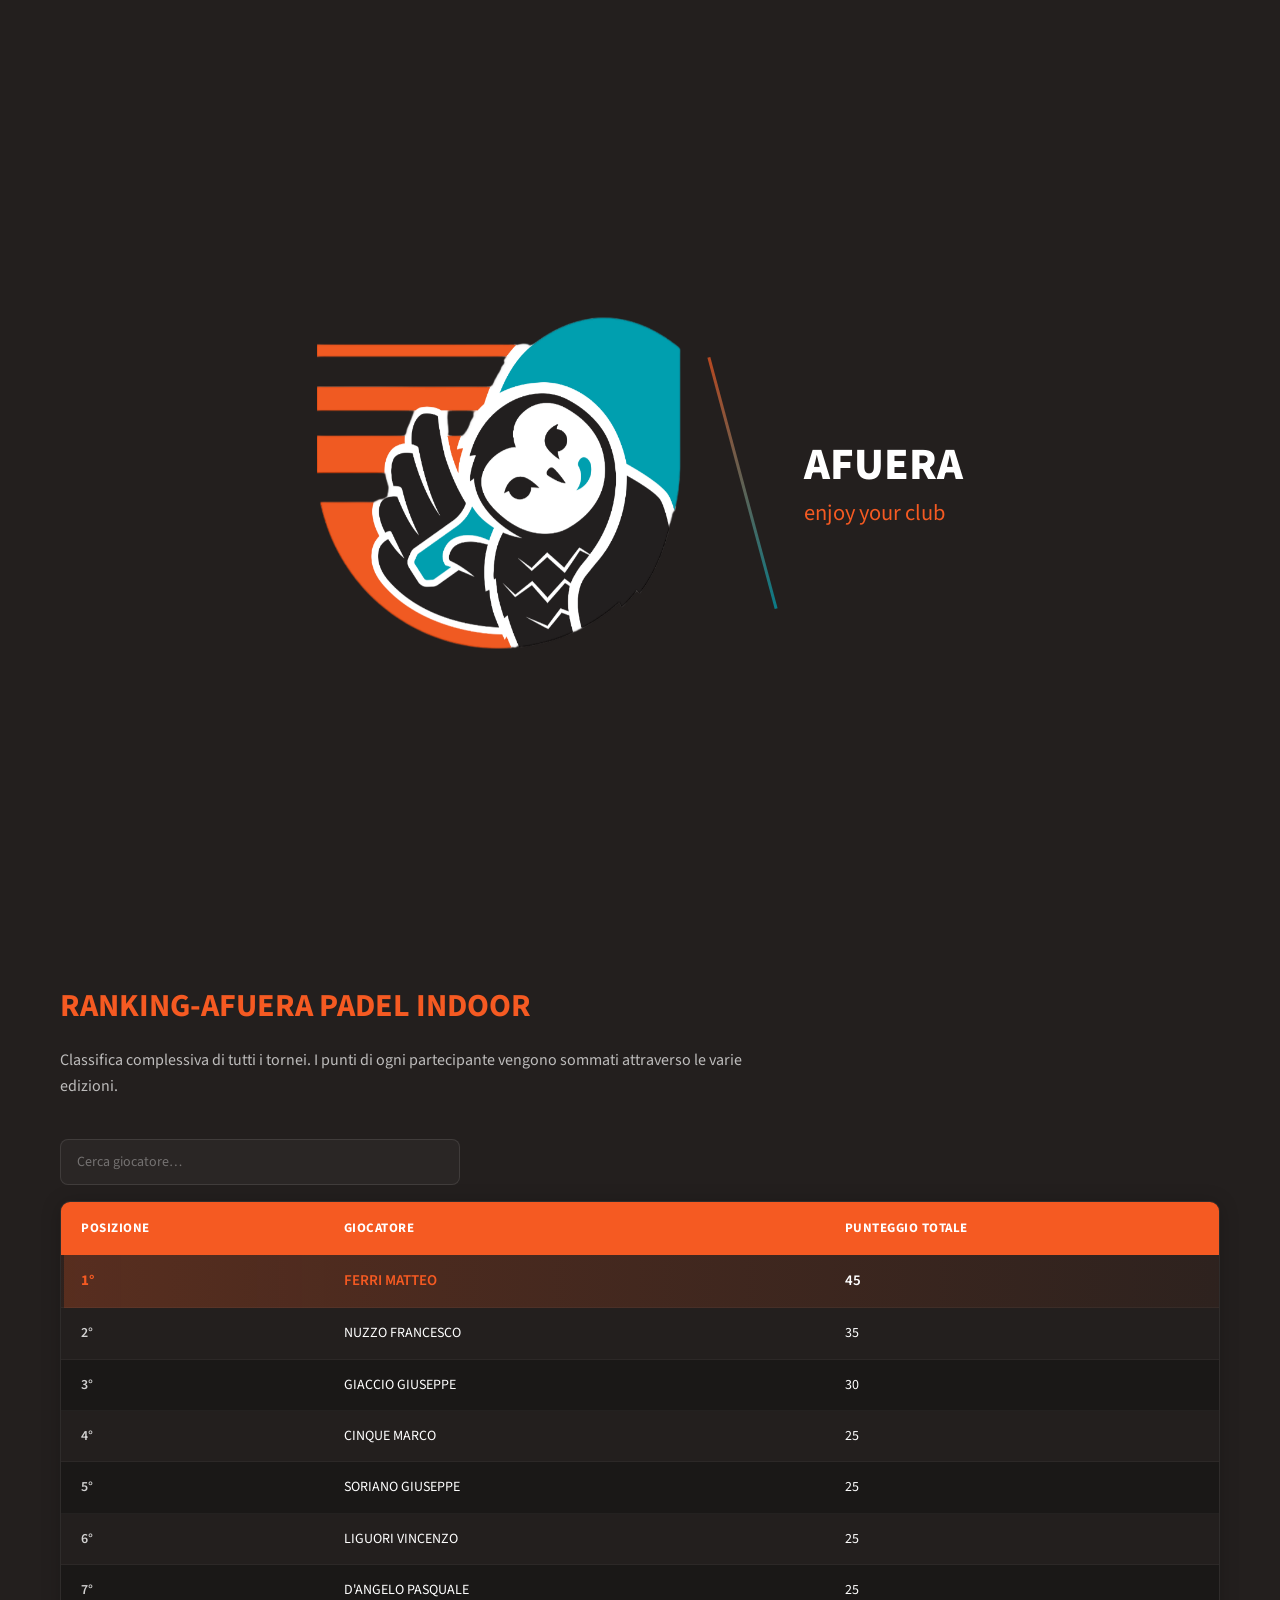
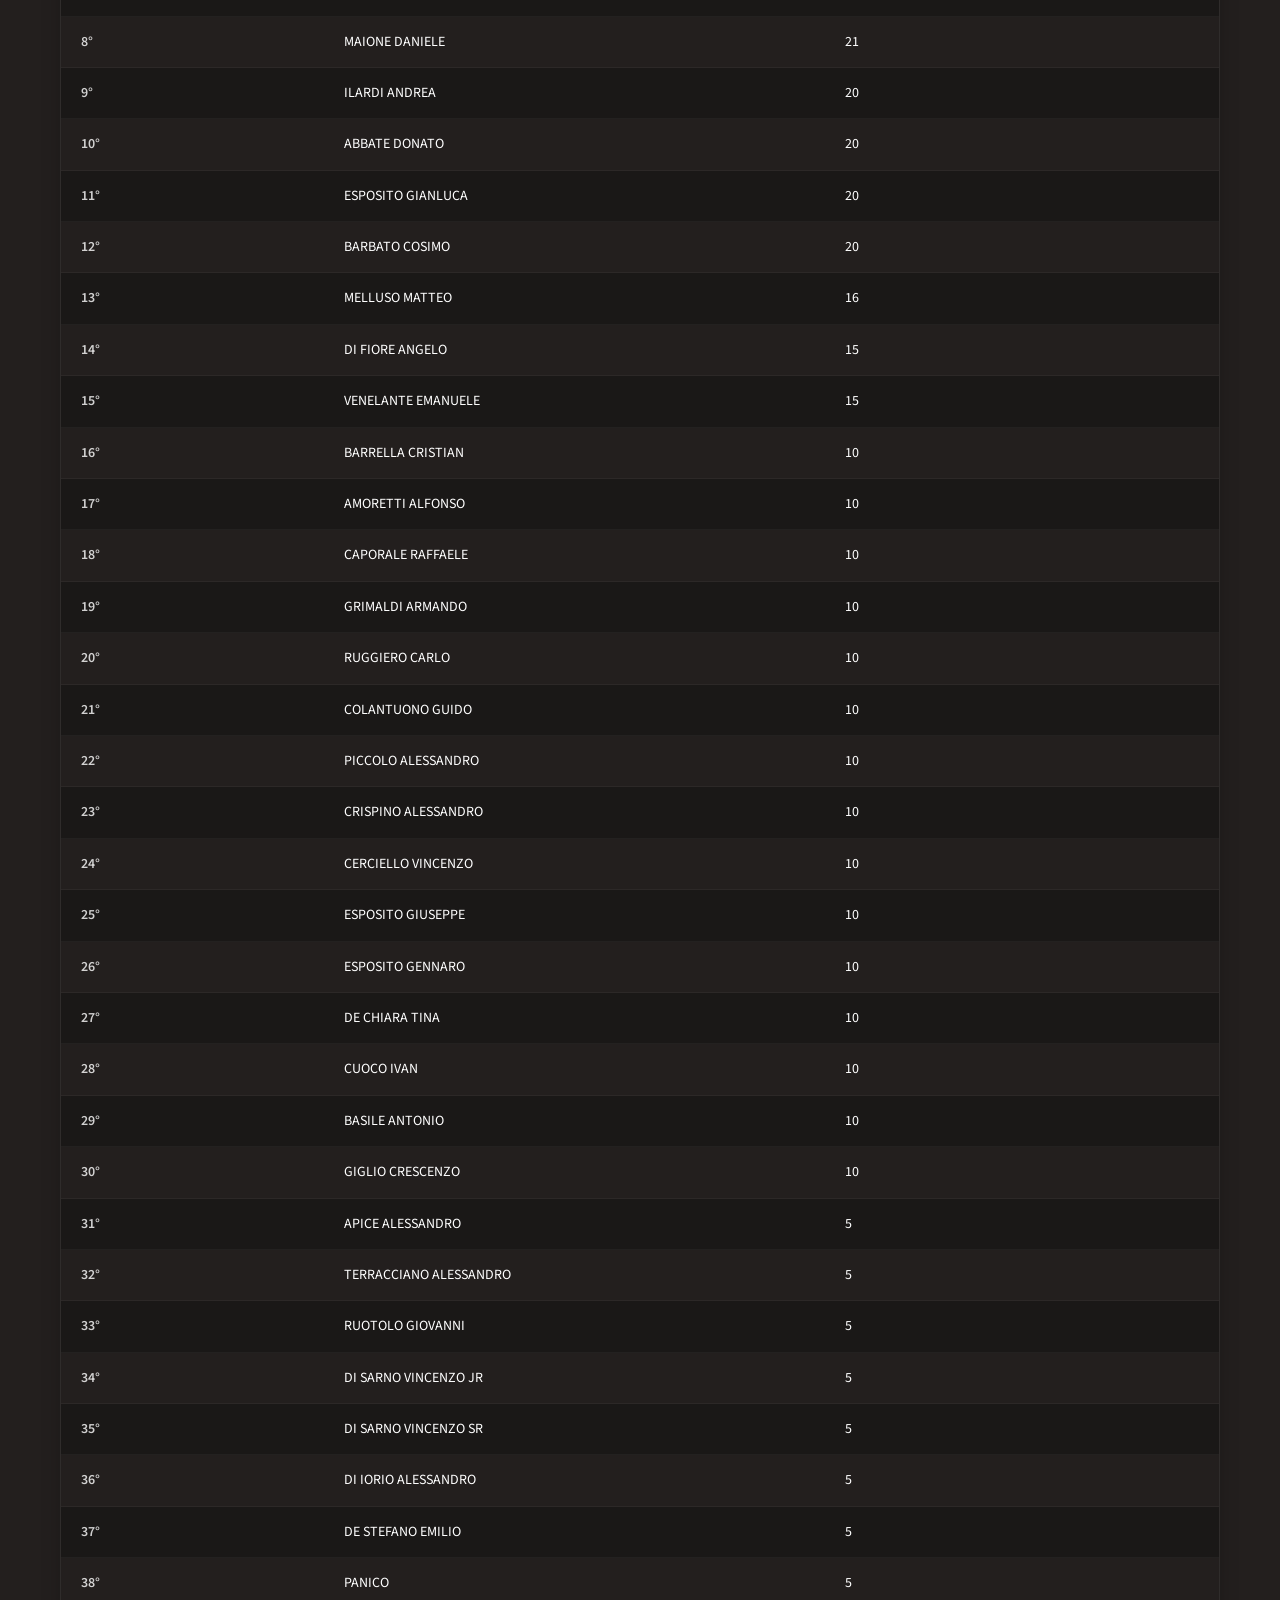
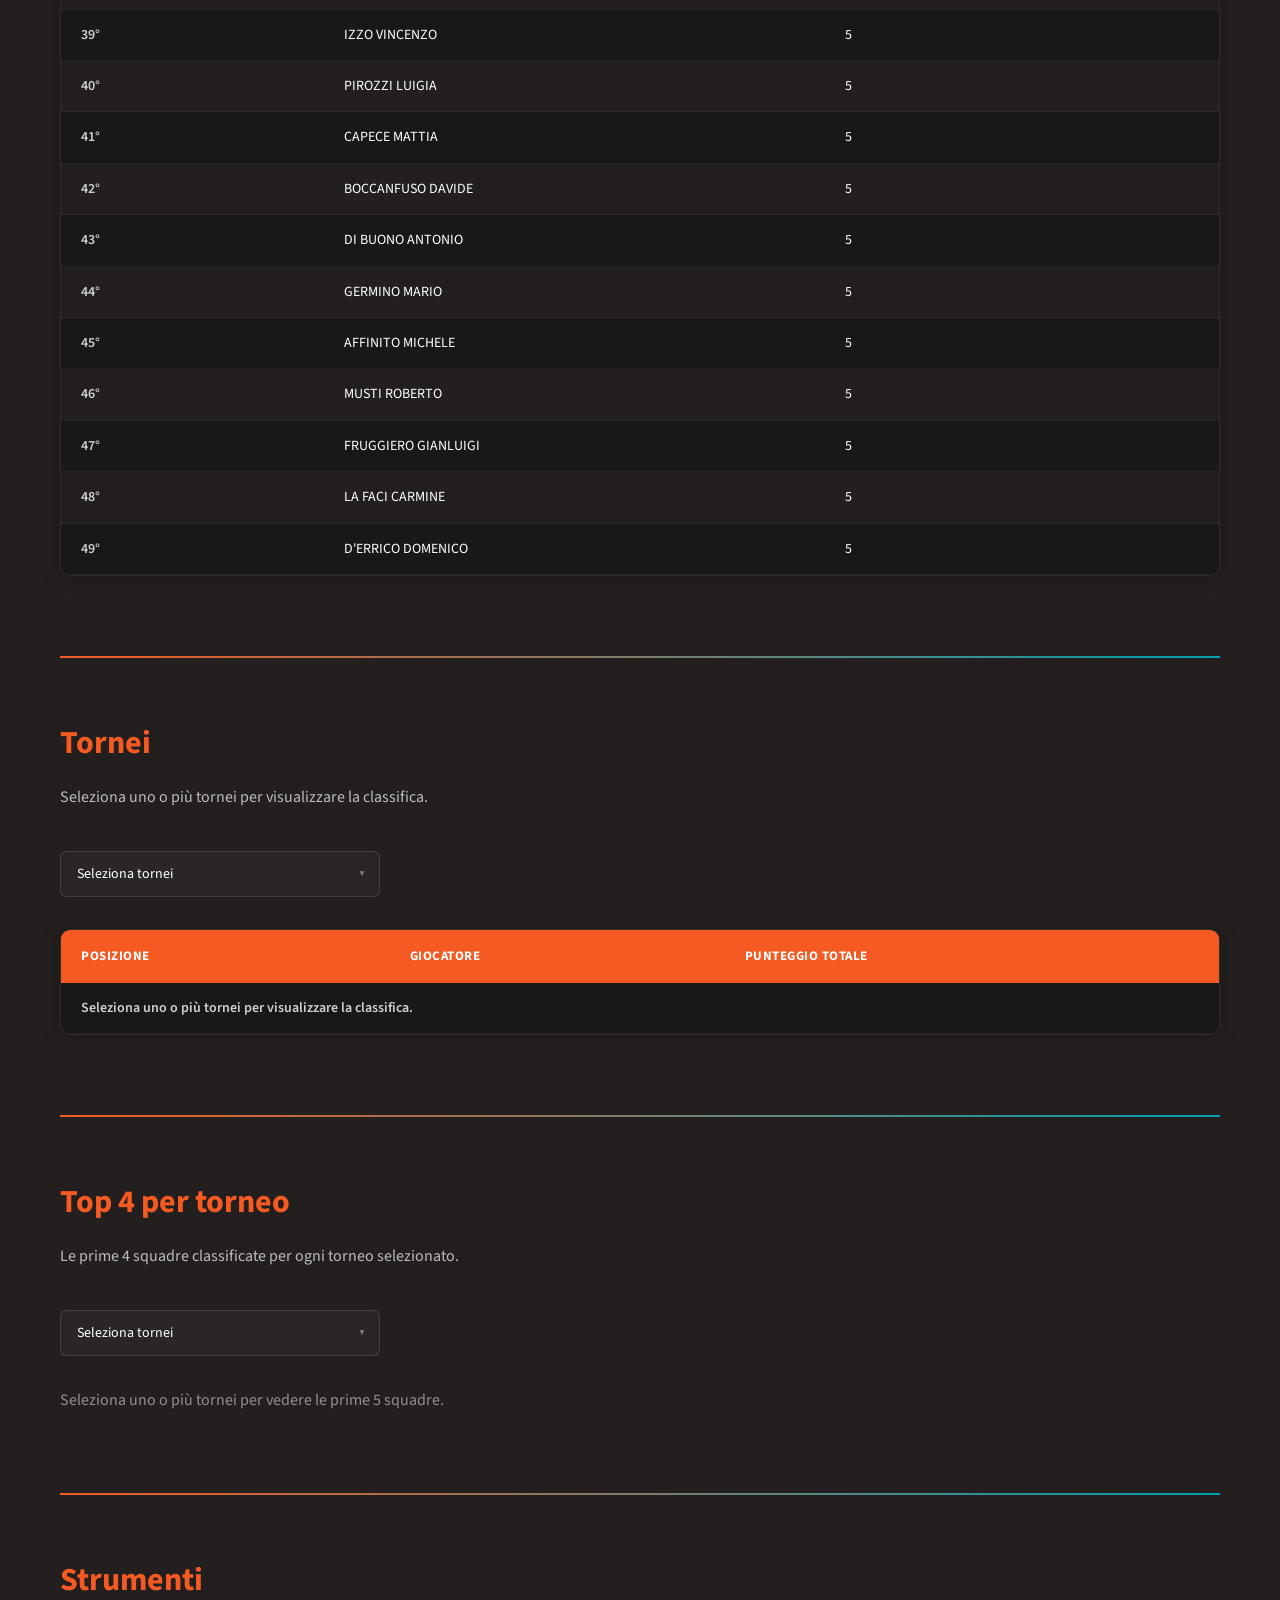
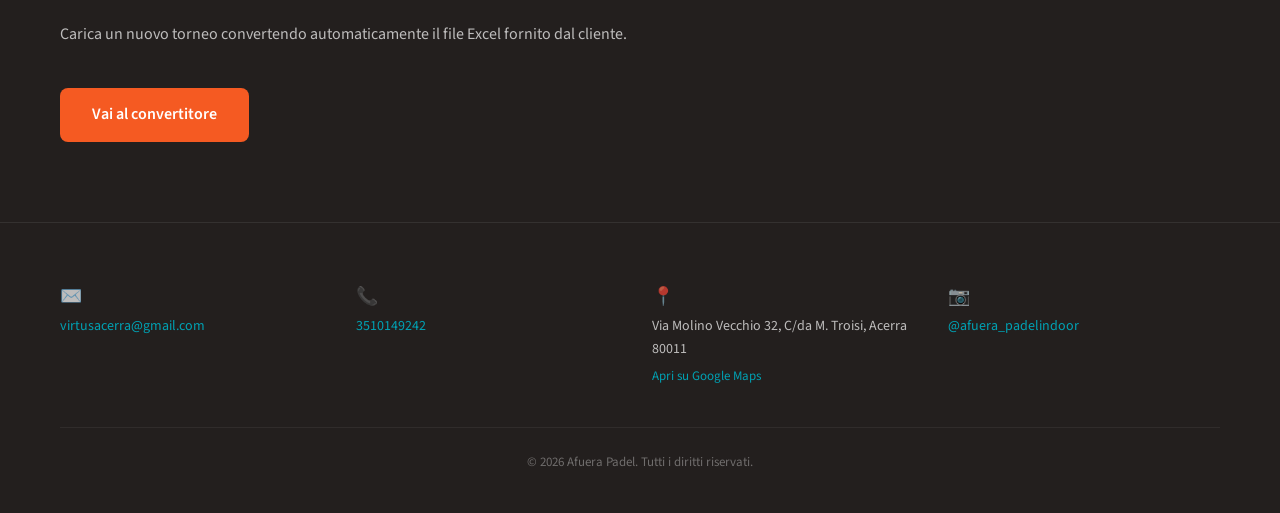
<file: index.html>
<!DOCTYPE html>
<html lang="it">
<head>
  <meta charset="UTF-8">
  <meta name="viewport" content="width=device-width, initial-scale=1.0">
  <title>RANKING-AFUERA PADEL INDOOR</title>
  <link rel="icon" type="image/x-icon" href="assets/img/logo.ico">
  <link rel="preconnect" href="https://fonts.googleapis.com">
  <link rel="preconnect" href="https://fonts.gstatic.com" crossorigin>
  <link href="https://fonts.googleapis.com/css2?family=Source+Sans+3:wght@400;600;700;800&display=swap" rel="stylesheet">
  <link rel="stylesheet" href="style.css">
</head>
<body>

  <header class="header">
    <div class="header__inner container">
      <a href="#" class="header__logo">
        <img src="assets/img/logo_without_bg.png" alt="Afuera Padel" class="header__logo-img">
      </a>
      <button class="header__hamburger" id="hamburger" aria-label="Menu" aria-expanded="false">
        <span></span><span></span><span></span>
      </button>
      <nav class="header__nav" id="nav">
        <a href="#classifica-generale" class="header__link">Classifica Generale</a>
        <a href="#tornei" class="header__link">Tornei</a>
        <a href="#top5" class="header__link">Top 4</a>
        <a href="#contatti" class="header__link">Contatti</a>
        <a href="convertitore.html" class="header__link header__link--admin" title="Carica torneo">⚙️ Carica</a>
      </nav>
    </div>
  </header>

  <main>
    <section class="hero" id="hero">
      <div class="hero__inner container">
        <div class="hero__logo-col">
          <img src="assets/img/logo_without_bg.png" alt="Afuera Padel" class="hero__logo">
        </div>
        <div class="hero__diagonal" aria-hidden="true"></div>
        <div class="hero__text-col">
          <h1 class="hero__title">AFUERA<br><span class="hero__sub">enjoy your club</span></h1>
        </div>
      </div>
    </section>

    <div class="content-wrapper">
      <section class="classifica-generale" id="classifica-generale">
        <div class="container">
          <h2 class="section-title">RANKING-AFUERA PADEL INDOOR</h2>
          <p class="section-desc">
            Classifica complessiva di tutti i tornei. I punti di ogni partecipante
            vengono sommati attraverso le varie edizioni.
          </p>
          <input type="text" class="search-input" id="search-general" placeholder="Cerca giocatore…">
          <div class="table-wrapper">
            <table class="standings" id="general-standings">
              <thead>
                <tr>
                  <th>Posizione</th>
                  <th>Giocatore</th>
                  <th>Punteggio Totale</th>
                </tr>
              </thead>
              <tbody id="general-standings-body">
                <tr><td colspan="3">Caricamento classifica generale…</td></tr>
              </tbody>
            </table>
          </div>
        </div>
      </section>

      <section class="tornei" id="tornei">
        <div class="container">
          <h2 class="section-title">Tornei</h2>
          <p class="section-desc">Seleziona uno o più tornei per visualizzare la classifica.</p>
          <div class="tornei-selector" id="tornei-selector">
            <button class="tornei-selector__toggle" id="tornei-toggle">
              Seleziona tornei
            </button>
            <div class="tornei-selector__dropdown" id="tornei-dropdown">
              <!-- Checkboxes rendered by JS -->
            </div>
          </div>
          <input type="text" class="search-input" id="search-tornei" placeholder="Cerca giocatore…" style="display:none">
          <div class="table-wrapper" id="tornei-table-wrapper" style="display:none">
            <table class="standings" id="tornei-standings">
              <thead>
                <tr>
                  <th>Posizione</th>
                  <th>Giocatore</th>
                  <th>Punteggio Totale</th>
                </tr>
              </thead>
              <tbody id="tornei-standings-body">
                <tr><td colspan="3">Seleziona uno o più tornei per visualizzare la classifica.</td></tr>
              </tbody>
            </table>
          </div>
        </div>
      </section>

      <section class="top5" id="top5">
        <div class="container">
          <h2 class="section-title">Top 4 per torneo</h2>
          <p class="section-desc">Le prime 4 squadre classificate per ogni torneo selezionato.</p>
          <div class="tornei-selector" id="top5-selector">
            <button class="tornei-selector__toggle" id="top5-toggle">
              Seleziona tornei
            </button>
            <div class="tornei-selector__dropdown" id="top5-dropdown">
              <!-- Checkboxes rendered by JS -->
            </div>
          </div>
          <div id="top5-cards"></div>
        </div>
      </section>

      <section class="admin-tools" id="admin">
        <div class="container">
          <h2 class="section-title">Strumenti</h2>
          <p class="section-desc">
            Carica un nuovo torneo convertendo automaticamente il file Excel fornito dal cliente.
          </p>
          <a href="convertitore.html" class="btn-admin">Vai al convertitore</a>
        </div>
      </section>
    </div>
  </main>

  <footer class="footer" id="contatti">
    <div class="container">
      <div class="footer__grid">
        <div class="footer__item">
          <span class="footer__icon">✉️</span>
          <a href="mailto:virtusacerra@gmail.com" class="footer__link">virtusacerra@gmail.com</a>
        </div>
        <div class="footer__item">
          <span class="footer__icon">📞</span>
          <a href="tel:3510149242" class="footer__link">3510149242</a>
        </div>
        <div class="footer__item">
          <span class="footer__icon">📍</span>
          <span>Via Molino Vecchio 32, C/da M. Troisi, Acerra 80011</span>
          <a href="https://www.google.com/maps/search/?api=1&query=Via+Molino+Vecchio+32+Acerra" target="_blank" rel="noopener" class="footer__maps-link">Apri su Google Maps</a>
        </div>
        <div class="footer__item">
          <span class="footer__icon">📷</span>
          <a href="https://instagram.com/afuera_padelindoor" target="_blank" rel="noopener" class="footer__link">@afuera_padelindoor</a>
        </div>
      </div>
      <p class="footer__copy">&copy; 2026 Afuera Padel. Tutti i diritti riservati.</p>
    </div>
  </footer>

  <script src="script.js"></script>
</body>
</html>
</file>
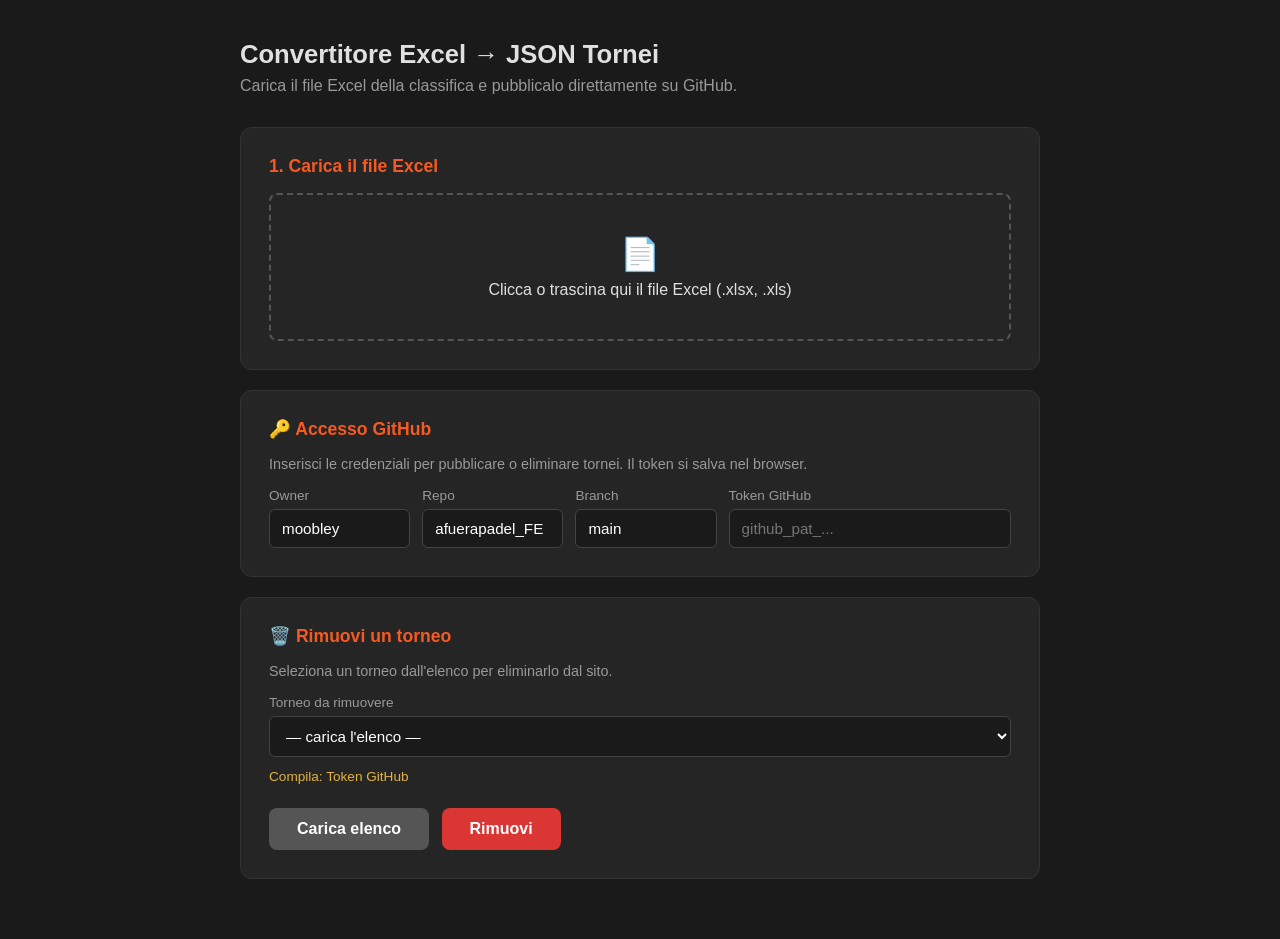
<file: convertitore.html>
<!DOCTYPE html>
<html lang="it">
<head>
  <meta charset="UTF-8">
  <meta name="viewport" content="width=device-width, initial-scale=1.0">
  <title>Convertitore Excel → JSON Tornei</title>
  <script src="https://cdn.sheetjs.com/xlsx-0.20.2/package/dist/xlsx.full.min.js"></script>
  <style>
    *, *::before, *::after { margin: 0; padding: 0; box-sizing: border-box; }
    body {
      font-family: -apple-system, BlinkMacSystemFont, "Segoe UI", Roboto, sans-serif;
      background: #1a1a1a; color: #e0e0e0; padding: 40px 20px;
      display: flex; flex-direction: column; align-items: center;
    }
    .container { max-width: 800px; width: 100%; }

    h1 { font-size: 1.6rem; margin-bottom: 8px; }
    p.desc { color: #999; margin-bottom: 32px; }

    .card {
      background: #252525; border-radius: 12px; padding: 28px;
      margin-bottom: 20px; border: 1px solid #333;
    }
    .card h2 { font-size: 1.1rem; margin-bottom: 16px; color: #f55a22; }

    .drop-zone {
      border: 2px dashed #555; border-radius: 8px; padding: 40px;
      text-align: center; cursor: pointer; transition: 0.2s;
    }
    .drop-zone:hover, .drop-zone.dragover {
      border-color: #f55a22; background: rgba(245,90,34,0.05);
    }
    .drop-zone.has-file {
      border-color: #00a1b3; background: rgba(0,161,179,0.05);
    }
    .drop-zone input[type="file"] { display: none; }
    .drop-zone .icon { font-size: 2rem; margin-bottom: 8px; }
    .drop-zone .filename { color: #00a1b3; font-weight: 600; margin-top: 8px; }

    .form-row {
      display: flex; gap: 16px; align-items: end; flex-wrap: wrap;
    }
    .form-group { flex: 1; min-width: 200px; }
    .form-group label {
      display: block; font-size: 0.85rem; color: #999; margin-bottom: 6px;
    }
    .form-group input, .form-group select {
      width: 100%; padding: 10px 12px; background: #1a1a1a; border: 1px solid #444;
      border-radius: 6px; color: #fff; font-size: 0.95rem;
    }
    .form-group input:focus { border-color: #f55a22; outline: none; }

    .col-mapping {
      display: grid; grid-template-columns: 1fr 1fr; gap: 12px; margin-top: 16px;
    }
    .col-mapping select {
      width: 100%; padding: 8px 10px; background: #1a1a1a; border: 1px solid #444;
      border-radius: 6px; color: #fff;
    }

    table.preview {
      width: 100%; border-collapse: collapse; font-size: 0.85rem; margin-top: 12px;
    }
    table.preview th {
      background: #333; padding: 8px 10px; text-align: left; font-weight: 600;
    }
    table.preview td {
      padding: 6px 10px; border-bottom: 1px solid #333;
    }

    .btn {
      padding: 12px 28px; border: none; border-radius: 8px; font-size: 1rem;
      font-weight: 600; cursor: pointer; transition: 0.2s;
      background: #f55a22; color: #fff; margin-top: 12px;
    }
    .btn:hover { background: #d44a12; }
    .btn:disabled { background: #555; cursor: not-allowed; }

    .btn-gh {
      background: #238636; margin-left: 8px;
    }
    .btn-gh:hover { background: #1a6b2b; }
    .btn-gh:disabled { background: #1a4a1a; }

    .output {
      background: #111; border-radius: 8px; padding: 16px;
      font-family: 'Courier New', monospace; font-size: 0.8rem;
      white-space: pre-wrap; word-break: break-all; max-height: 300px;
      overflow: auto; margin-top: 12px;
    }

    .manifest-entry {
      background: #0d1f1a; border: 1px solid #00a1b3; border-radius: 8px;
      padding: 16px; margin-top: 16px;
    }
    .manifest-entry code {
      display: block; background: #111; padding: 12px; border-radius: 6px;
      margin-top: 8px; font-family: 'Courier New', monospace; font-size: 0.85rem;
    }
    .manifest-entry .btn-small {
      margin-top: 8px; padding: 6px 16px; font-size: 0.85rem; border: none;
      border-radius: 6px; cursor: pointer; background: #00a1b3; color: #fff;
    }

    .badge { display: inline-block; padding: 2px 10px; border-radius: 12px; font-size: 0.75rem; font-weight: 600; }
    .badge.ok { background: #00a1b3; color: #fff; }
    .badge.warn { background: #f55a22; color: #fff; }

    .hidden { display: none; }

    .status {
      padding: 12px 16px; border-radius: 8px; margin-top: 12px; font-size: 0.9rem;
    }
    .status.success { background: #0d2e1a; border: 1px solid #238636; color: #7ee787; }
    .status.error { background: #2e0d0d; border: 1px solid #da3633; color: #ff7b72; }
    .status.loading { background: #1a1d2e; border: 1px solid #444; color: #999; }

    .delete-list {
      list-style: none; margin: 12px 0; display: flex; flex-direction: column; gap: 8px;
    }
    .delete-list li {
      display: flex; justify-content: space-between; align-items: center;
      padding: 10px 14px; background: #1a1a1a; border-radius: 6px; border: 1px solid #333;
      font-size: 0.9rem;
    }
    .delete-list li .date { color: #00a1b3; font-weight: 600; }
    .delete-list li .del-btn {
      background: #da3633; border: none; color: #fff; padding: 6px 14px;
      border-radius: 6px; cursor: pointer; font-size: 0.85rem;
    }
    .delete-list li .del-btn:hover { background: #b62323; }

    .gh-field { margin-bottom: 12px; }
    .gh-field label { display: block; font-size: 0.85rem; color: #999; margin-bottom: 4px; }
    .gh-row { display: flex; gap: 12px; align-items: end; }
    .gh-row .form-group { min-width: 140px; }
  </style>
</head>
<body>
  <div class="container">
    <h1>Convertitore Excel → JSON Tornei</h1>
    <p class="desc">Carica il file Excel della classifica e pubblicalo direttamente su GitHub.</p>

    <div class="card">
      <h2>1. Carica il file Excel</h2>
      <div class="drop-zone" id="dropZone">
        <div class="icon">📄</div>
        <p>Clicca o trascina qui il file Excel (.xlsx, .xls)</p>
        <input type="file" id="fileInput" accept=".xlsx,.xls">
        <div class="filename hidden" id="fileName"></div>
      </div>
    </div>

    <div class="card hidden" id="configCard">
      <h2>2. Configurazione</h2>
      <div class="form-row">
        <div class="form-group">
          <label>Data del torneo</label>
          <input type="date" id="torneoDate">
        </div>
        <div class="form-group">
          <label>Foglio Excel</label>
          <select id="sheetSelect"></select>
        </div>
      </div>
      <div class="form-group" style="margin-top:12px">
        <label>Corrispondenza colonne</label>
        <div class="col-mapping" id="colMapping"></div>
      </div>
    </div>

    <div class="card hidden" id="previewCard">
      <h2>3. Anteprima dati</h2>
      <div id="stats"></div>
      <div style="overflow-x:auto"><table class="preview" id="previewTable"></table></div>
    </div>

    <div class="card hidden" id="outputCard">
      <h2>4. JSON generato</h2>
      <div class="output" id="jsonOutput"></div>

      <div style="display:flex;gap:8px;flex-wrap:wrap">
        <button class="btn" id="downloadBtn">Scarica JSON</button>
        <button class="btn btn-gh hidden" id="publishBtn">Pubblica su GitHub</button>
      </div>

      <div class="manifest-entry">
        <strong>Riga da aggiungere a <code>manifest.json</code>:</strong>
        <code id="manifestEntry"></code>
        <button class="btn-small" id="copyManifestBtn">Copia</button>
      </div>
    </div>

    <div class="card" id="githubCard">
      <h2>🔑 Accesso GitHub</h2>
      <p style="color:#999;margin-bottom:16px;font-size:0.9rem">
        Inserisci le credenziali per pubblicare o eliminare tornei. Il token si salva nel browser.
      </p>
      <div class="gh-row">
        <div class="form-group">
          <label>Owner</label>
          <input type="text" id="ghOwner" value="moobley">
        </div>
        <div class="form-group">
          <label>Repo</label>
          <input type="text" id="ghRepo" value="afuerapadel_FE">
        </div>
        <div class="form-group">
          <label>Branch</label>
          <input type="text" id="ghBranch" value="main">
        </div>
        <div class="form-group" style="flex:2">
          <label>Token GitHub</label>
          <input type="password" id="ghToken" placeholder="github_pat_..." autocomplete="off">
        </div>
      </div>
    </div>

    <div class="card" id="deleteCard">
      <h2>🗑️ Rimuovi un torneo</h2>
      <p style="color:#999;margin-bottom:16px;font-size:0.9rem">
        Seleziona un torneo dall'elenco per eliminarlo dal sito.
      </p>
      <div class="form-group">
        <label>Torneo da rimuovere</label>
        <select id="deleteSelect" style="margin-bottom:12px">
          <option value="">— carica l'elenco —</option>
        </select>
      </div>
      <p id="deleteHint" style="color:#e3b341;margin-bottom:12px;font-size:0.85rem"></p>
      <button class="btn" id="loadDeleteBtn" style="margin-right:8px;background:#555" disabled>Carica elenco</button>
      <button class="btn" id="deleteBtn" style="background:#da3633" disabled>Rimuovi</button>
      <div id="deleteStatus"></div>
    </div>

    <div class="card hidden" id="publishCard">
      <div id="ghStatus"></div>
    </div>
  </div>

  <script>
    const COLUMNS = ['POSIZIONE', 'Giocatore 1', 'Giocatore 2', 'Punteggio assegnato'];
    let workbook = null;
    let parsedData = null;
    let columnMap = {};
    let torneoDate = '';
    let generatedJson = '';
    let generatedFileName = '';

    const dropZone = document.getElementById('dropZone');
    const fileInput = document.getElementById('fileInput');
    const fileName = document.getElementById('fileName');
    const configCard = document.getElementById('configCard');
    const sheetSelect = document.getElementById('sheetSelect');
    const colMapping = document.getElementById('colMapping');
    const previewCard = document.getElementById('previewCard');
    const previewTable = document.getElementById('previewTable');
    const stats = document.getElementById('stats');
    const outputCard = document.getElementById('outputCard');
    const jsonOutput = document.getElementById('jsonOutput');
    const downloadBtn = document.getElementById('downloadBtn');
    const publishBtn = document.getElementById('publishBtn');
    const torneoDateInput = document.getElementById('torneoDate');
    const manifestEntry = document.getElementById('manifestEntry');
    const copyManifestBtn = document.getElementById('copyManifestBtn');
    const githubCard = document.getElementById('githubCard');
    const publishCard = document.getElementById('publishCard');
    const ghOwner = document.getElementById('ghOwner');
    const ghRepo = document.getElementById('ghRepo');
    const ghBranch = document.getElementById('ghBranch');
    const ghToken = document.getElementById('ghToken');
    const ghStatus = document.getElementById('ghStatus');
    const deleteCard = document.getElementById('deleteCard');
    const deleteSelect = document.getElementById('deleteSelect');
    const deleteBtn = document.getElementById('deleteBtn');
    const loadDeleteBtn = document.getElementById('loadDeleteBtn');
    const deleteStatus = document.getElementById('deleteStatus');

    dropZone.addEventListener('click', () => fileInput.click());
    dropZone.addEventListener('dragover', (e) => { e.preventDefault(); dropZone.classList.add('dragover'); });
    dropZone.addEventListener('dragleave', () => dropZone.classList.remove('dragover'));
    dropZone.addEventListener('drop', (e) => {
      e.preventDefault(); dropZone.classList.remove('dragover');
      if (e.dataTransfer.files.length) handleFile(e.dataTransfer.files[0]);
    });
    fileInput.addEventListener('change', () => {
      if (fileInput.files.length) handleFile(fileInput.files[0]);
    });

    function handleFile(file) {
      if (!file.name.match(/\.xlsx?$/i)) {
        alert('Il file deve essere .xlsx o .xls');
        return;
      }
      fileName.textContent = '📄 ' + file.name;
      fileName.classList.remove('hidden');
      dropZone.classList.add('has-file');

      const reader = new FileReader();
      reader.onload = (e) => {
        try {
          workbook = XLSX.read(e.target.result, { type: 'array' });
          populateSheets();
          configCard.classList.remove('hidden');
          previewCard.classList.add('hidden');
          outputCard.classList.add('hidden');
          publishCard.classList.add('hidden');
        } catch (err) {
          alert('Errore nella lettura del file: ' + err.message);
        }
      };
      reader.readAsArrayBuffer(file);
    }

    function populateSheets() {
      sheetSelect.innerHTML = workbook.SheetNames.map(n => `<option value="${n}">${n}</option>`).join('');
      sheetSelect.onchange = () => parseSheet();
      parseSheet();
    }

    function parseSheet() {
      const name = sheetSelect.value;
      const sheet = workbook.Sheets[name];
      const data = XLSX.utils.sheet_to_json(sheet, { defval: '' });
      if (!data.length) {
        alert('Il foglio selezionato è vuoto.');
        return;
      }

      const headers = Object.keys(data[0]);
      columnMap = {};

      headers.forEach(h => {
        const hc = h.trim().toLowerCase();
        let match = null;
        if (hc.includes('posiz') || hc === 'posizione') match = 'POSIZIONE';
        else if (hc === 'giocatore 1' || hc === 'giocatore1' || hc === 'giocatore_1' || hc.match(/^giocatore\s*1$/i)) match = 'Giocatore 1';
        else if (hc === 'giocatore 2' || hc === 'giocatore2' || hc === 'giocatore_2' || hc.match(/^giocatore\s*2$/i)) match = 'Giocatore 2';
        else if (hc.includes('puntegg') || hc === 'punteggio' || hc.includes('punti')) match = 'Punteggio assegnato';
        if (match) columnMap[match] = h;
      });

      colMapping.innerHTML = COLUMNS.map(col => {
        const auto = columnMap[col] || '';
        return `<div>
          <label>${col}</label>
          <select id="map_${col}" data-col="${col}">
            <option value="">— seleziona —</option>
            ${headers.map(h => `<option value="${h}" ${h === auto ? 'selected' : ''}>${h}</option>`).join('')}
          </select>
        </div>`;
      }).join('');

      colMapping.querySelectorAll('select').forEach(sel => {
        sel.onchange = () => {
          columnMap[sel.dataset.col] = sel.value || null;
          updatePreview(data);
        };
      });

      updatePreview(data);
    }

    function updatePreview(data) {
      const cols = COLUMNS.map(c => ({ name: c, src: columnMap[c] }));
      const visibleCols = cols.filter(c => c.src);
      const hasAll = visibleCols.length === 4;

      const rows = data.slice(0, 10);
      previewTable.innerHTML = `
        <thead><tr>${visibleCols.map(c => `<th>${c.name}</th>`).join('')}</tr></thead>
        <tbody>${rows.map(r => `<tr>${visibleCols.map(c => `<td>${r[c.src] ?? ''}</td>`).join('')}</tr>`).join('')}</tbody>
      `;

      stats.innerHTML = `
        <p style="margin-bottom:8px">
          <span class="badge ${hasAll ? 'ok' : 'warn'}">${hasAll ? 'Tutte le colonne mappate' : 'Mancano: ' + COLUMNS.filter(c => !columnMap[c]).join(', ')}</span>
          &nbsp;·&nbsp; ${data.length} righe trovate
        </p>
      `;

      previewCard.classList.remove('hidden');
      outputCard.classList.add('hidden');
      publishCard.classList.add('hidden');
      parsedData = data;
    }

    torneoDateInput.addEventListener('change', () => {
      torneoDate = torneoDateInput.value;
      if (parsedData && COLUMNS.every(c => columnMap[c])) generateJson();
    });

    document.addEventListener('change', () => {
      if (torneoDate && parsedData && COLUMNS.every(c => columnMap[c])) generateJson();
    });

    function generateJson() {
      const data = parsedData;
      const rows = data.map(r => {
        const row = {};
        COLUMNS.forEach(col => {
          let val = r[columnMap[col]];
          if (col === 'Punteggio assegnato') val = Number(val) || 0;
          else val = String(val).trim().toUpperCase();
          row[col] = val;
        });
        return row;
      });

      generatedJson = JSON.stringify({ "TABELLONE FINALE": rows }, null, 2);
      jsonOutput.textContent = generatedJson;

      const dateStr = torneoDate.replace(/-/g, '_');
      generatedFileName = `RISULTATO_TORNEO_${dateStr}.json`;
      const dateIso = torneoDate;

      manifestEntry.innerHTML = `{ "file": "${generatedFileName}", "date": "${dateIso}" }`;

      downloadBtn.onclick = () => {
        const blob = new Blob([generatedJson], { type: 'application/json' });
        const url = URL.createObjectURL(blob);
        const a = document.createElement('a');
        a.href = url; a.download = generatedFileName; a.click();
        URL.revokeObjectURL(url);
      };

      outputCard.classList.remove('hidden');
      publishBtn.classList.remove('hidden');
      publishCard.classList.remove('hidden');
    }

    copyManifestBtn.addEventListener('click', () => {
      const text = manifestEntry.textContent.trim();
      navigator.clipboard.writeText(text).then(() => {
        copyManifestBtn.textContent = 'Copiato!';
        setTimeout(() => { copyManifestBtn.textContent = 'Copia'; }, 2000);
      });
    });

    publishBtn.addEventListener('click', publishToGitHub);

    async function publishToGitHub() {
      const owner = ghOwner.value.trim() || 'moobley';
      const repo = ghRepo.value.trim() || 'afuerapadel_FE';
      const branch = ghBranch.value.trim() || 'main';
      const token = ghToken.value.trim();

      if (!token) {
        setStatus('error', 'Inserisci il token GitHub.');
        return;
      }

      setStatus('loading', 'Caricamento in corso...');

      try {
        const dateStr = torneoDate.replace(/-/g, '_');
        const fileName = `RISULTATO_TORNEO_${dateStr}.json`;
        const filePath = `assets/tornei_json/${fileName}`;
        const content = btoa(unescape(encodeURIComponent(generatedJson)));

        const headers = {
          'Authorization': `Bearer ${token}`,
          'Accept': 'application/vnd.github.v3+json',
          'Content-Type': 'application/json',
        };

        const apiRoot = `https://api.github.com/repos/${owner}/${repo}`;

        setStatus('loading', `${fileName}: verifico se esiste già...`);

        let fileSha = null;
        const getRes = await fetch(`${apiRoot}/contents/${filePath}?ref=${branch}`, { headers });
        if (getRes.ok) {
          const existing = await getRes.json();
          fileSha = existing.sha;
        } else if (getRes.status !== 404) {
          const err = await getRes.json();
          throw new Error(`Errore leggendo ${fileName}: ${err.message}`);
        }

        setStatus('loading', fileSha ? `Aggiornamento di ${fileName}...` : `Creazione di ${fileName}...`);

        const body = { message: `Aggiunto torneo del ${torneoDate}`, content, branch };
        if (fileSha) body.sha = fileSha;

        const upsertRes = await fetch(`${apiRoot}/contents/${filePath}`, {
          method: 'PUT', headers,
          body: JSON.stringify(body),
        });

        if (!upsertRes.ok) {
          const err = await upsertRes.json();
          throw new Error(err.message || `Errore ${upsertRes.status}`);
        }

        setStatus('loading', 'Aggiornamento di manifest.json...');

        const manifestPath = 'assets/tornei_json/manifest.json';
        const getManifestRes = await fetch(`${apiRoot}/contents/${manifestPath}?ref=${branch}`, { headers });

        if (!getManifestRes.ok) {
          throw new Error('Impossibile leggere manifest.json');
        }

        const manifestData = await getManifestRes.json();
        const currentContent = decodeURIComponent(escape(atob(manifestData.content)));
        let manifest = JSON.parse(currentContent);

        manifest = manifest.filter(e => e.file !== fileName);
        manifest.push({ file: fileName, date: torneoDate });
        manifest.sort((a, b) => b.date.localeCompare(a.date));

        const updatedContent = btoa(unescape(encodeURIComponent(JSON.stringify(manifest, null, 2) + '\n')));

        const updateRes = await fetch(`${apiRoot}/contents/${manifestPath}`, {
          method: 'PUT', headers,
          body: JSON.stringify({
            message: `Aggiunto torneo del ${torneoDate} al manifest`,
            content: updatedContent,
            sha: manifestData.sha,
            branch,
          }),
        });

        if (!updateRes.ok) {
          const err = await updateRes.json();
          throw new Error(err.message || `Errore ${updateRes.status}`);
        }

        setStatus('success', `Pubblicato! 🎉\n\n${fileName} salvato e manifest.json aggiornato.\n\nIl sito verrà aggiornato tra circa 1-2 minuti:\nhttps://moobley.github.io/afuerapadel_FE/`);

      } catch (err) {
        setStatus('error', `Errore: ${err.message}`);
      }
    }

    function setStatus(type, msg) {
      ghStatus.className = `status ${type}`;
      ghStatus.textContent = msg;
      ghStatus.classList.remove('hidden');
    }

    const savedToken = localStorage.getItem('gh_token');
    if (savedToken) ghToken.value = savedToken;
    ghToken.addEventListener('input', () => {
      if (ghToken.value) localStorage.setItem('gh_token', ghToken.value);
      else localStorage.removeItem('gh_token');
    });

    const deleteHint = document.getElementById('deleteHint');
    let tournamentListLoaded = false;

    [ghToken, ghOwner, ghRepo, ghBranch].forEach(el => el.addEventListener('input', updateDeleteControls));

    function updateDeleteControls() {
      const missing = [['Owner', ghOwner], ['Repo', ghRepo], ['Branch', ghBranch], ['Token GitHub', ghToken]]
        .filter(([, el]) => !el.value.trim())
        .map(([name]) => name);
      deleteHint.textContent = missing.length ? `Compila: ${missing.join(', ')}` : '';
      loadDeleteBtn.disabled = missing.length > 0;
      deleteBtn.disabled = missing.length > 0 || !tournamentListLoaded;
    }
    updateDeleteControls();

    loadDeleteBtn.addEventListener('click', loadTournamentList);

    async function loadTournamentList() {
      const owner = ghOwner.value.trim() || 'moobley';
      const repo = ghRepo.value.trim() || 'afuerapadel_FE';
      const branch = ghBranch.value.trim() || 'main';
      const token = ghToken.value.trim();

      if (!token) { setDelStatus('error', 'Inserisci il token GitHub.'); return; }

      setDelStatus('loading', 'Caricamento tornei...');

      try {
        const headers = {
          'Authorization': `Bearer ${token}`,
          'Accept': 'application/vnd.github.v3+json',
        };
        const apiRoot = `https://api.github.com/repos/${owner}/${repo}`;

        const res = await fetch(`${apiRoot}/contents/assets/tornei_json/manifest.json?ref=${branch}`, { headers });
        if (!res.ok) throw new Error('Impossibile leggere manifest.json');

        const data = await res.json();
        const content = decodeURIComponent(escape(atob(data.content)));
        const manifest = JSON.parse(content);

        deleteSelect.innerHTML = '<option value="">— seleziona torneo —</option>';
        manifest.forEach(t => {
          const label = `${t.date} — ${t.file}`;
          deleteSelect.innerHTML += `<option value="${t.file}|${t.date}">${label}</option>`;
        });

        tournamentListLoaded = true;
        updateDeleteControls();
        deleteBtn.onclick = () => deleteTournament(manifest, data.sha);
        setDelStatus('success', `${manifest.length} tornei trovati.`);
      } catch (err) {
        setDelStatus('error', `Errore: ${err.message}`);
      }
    }

    async function deleteTournament(manifest, manifestSha) {
      const val = deleteSelect.value;
      if (!val) { setDelStatus('error', 'Seleziona un torneo.'); return; }

      const [fileName, dateStr] = val.split('|');
      const owner = ghOwner.value.trim() || 'moobley';
      const repo = ghRepo.value.trim() || 'afuerapadel_FE';
      const branch = ghBranch.value.trim() || 'main';
      const token = ghToken.value.trim();

      if (!confirm(`Eliminare ${fileName} (${dateStr})?`)) return;

      setDelStatus('loading', `Eliminazione di ${fileName}...`);

      try {
        const headers = {
          'Authorization': `Bearer ${token}`,
          'Accept': 'application/vnd.github.v3+json',
          'Content-Type': 'application/json',
        };
        const apiRoot = `https://api.github.com/repos/${owner}/${repo}`;

        const filePath = `assets/tornei_json/${fileName}`;
        const getRes = await fetch(`${apiRoot}/contents/${filePath}?ref=${branch}`, { headers });
        if (!getRes.ok) throw new Error('File torneo non trovato');
        const fileData = await getRes.json();

        const delRes = await fetch(`${apiRoot}/contents/${filePath}`, {
          method: 'DELETE', headers,
          body: JSON.stringify({
            message: `Rimosso torneo del ${dateStr}`,
            sha: fileData.sha,
            branch,
          }),
        });
        if (!delRes.ok) {
          const err = await delRes.json();
          throw new Error(err.message || `Errore ${delRes.status}`);
        }

        setDelStatus('loading', 'Aggiornamento manifest.json...');

        const updatedManifest = manifest.filter(e => e.file !== fileName);
        const updatedContent = btoa(unescape(encodeURIComponent(JSON.stringify(updatedManifest, null, 2) + '\n')));

        const updateRes = await fetch(`${apiRoot}/contents/assets/tornei_json/manifest.json`, {
          method: 'PUT', headers,
          body: JSON.stringify({
            message: `Rimosso torneo del ${dateStr} dal manifest`,
            content: updatedContent,
            sha: manifestSha,
            branch,
          }),
        });
        if (!updateRes.ok) {
          const err = await updateRes.json();
          throw new Error(err.message || `Errore ${updateRes.status}`);
        }

        setDelStatus('success', `🗑️ ${fileName} rimosso e manifest.json aggiornato.`);
        loadTournamentList();

      } catch (err) {
        setDelStatus('error', `Errore: ${err.message}`);
      }
    }

    function setDelStatus(type, msg) {
      deleteStatus.className = `status ${type}`;
      deleteStatus.textContent = msg;
      deleteStatus.classList.remove('hidden');
    }
  </script>
</body>
</html>
</file>
<file: style.css>
*, *::before, *::after {
  margin: 0;
  padding: 0;
  box-sizing: border-box;
}

@font-face {
  font-family: 'MyriadPro';
  src: url('assets/font/MyriadPro-Regular.woff2') format('woff2'),
       url('assets/font/MyriadPro-Regular.otf') format('opentype');
  font-weight: 400;
  font-style: normal;
  font-display: swap;
}

@font-face {
  font-family: 'MyriadPro';
  src: url('assets/font/MyriadPro-Semibold.woff2') format('woff2'),
       url('assets/font/MYRIADPRO-SEMIBOLD.OTF') format('opentype');
  font-weight: 600;
  font-style: normal;
  font-display: swap;
}

@font-face {
  font-family: 'MyriadPro';
  src: url('assets/font/MyriadPro-Bold.woff2') format('woff2'),
       url('assets/font/MYRIADPRO-BOLD.OTF') format('opentype');
  font-weight: 700;
  font-style: normal;
  font-display: swap;
}

html {
  scroll-behavior: smooth;
}

body {
  font-family: 'Source Sans 3', 'MyriadPro', -apple-system, BlinkMacSystemFont, "Segoe UI", Roboto, sans-serif;
  background-color: #231F1E;
  color: #fff;
  line-height: 1.6;
  -webkit-font-smoothing: antialiased;
  -moz-osx-font-smoothing: grayscale;
  -webkit-text-size-adjust: 100%;
}

.container {
  max-width: 1200px;
  margin: 0 auto;
  padding: 0 20px;
}

/* --- Header --- */
.header {
  position: sticky;
  top: 0;
  z-index: 100;
  background-color: #231F1E;
  border-bottom: 1px solid rgba(255,255,255,0.08);
  transition: opacity 0.3s ease;
}

.header__inner {
  display: flex;
  align-items: center;
  justify-content: center;
  height: 64px;
  position: relative;
}

.header__logo {
  position: absolute;
  left: 0;
  transition: opacity 0.3s ease;
}

.header__logo-img {
  height: 42px;
  width: auto;
  display: block;
}

.header__nav {
  display: flex;
  gap: 32px;
}

.header__link {
  color: #fff;
  text-decoration: none;
  font-size: 15px;
  font-weight: 500;
  transition: color 0.2s;
}

.header__link:hover {
  color: #F55A22;
}

.header__hamburger {
  display: none;
  flex-direction: column;
  gap: 5px;
  background: none;
  border: none;
  cursor: pointer;
  padding: 4px;
  position: absolute;
  right: 0;
}

.header__hamburger span {
  display: block;
  width: 24px;
  height: 2px;
  background: #fff;
  border-radius: 2px;
  transition: transform 0.3s;
}

@media (max-width: 768px) {
  .header__nav {
    position: fixed;
    top: 64px;
    left: 0;
    right: 0;
    background: #231F1E;
    flex-direction: column;
    gap: 0;
    padding: 0;
    max-height: 0;
    overflow: hidden;
    visibility: hidden;
    transition: max-height 0.3s ease;
  }

  .header__nav--open {
    max-height: 280px;
    visibility: visible;
  }

  .header__link {
    display: block;
    padding: 14px 20px;
    border-bottom: 1px solid rgba(255,255,255,0.06);
  }

  .header__logo {
    left: 50%;
    transform: translateX(-50%);
  }

  .header__hamburger {
    right: 12px;
    padding: 8px;
  }

  .header__hamburger {
    display: flex;
  }
}

/* --- Hero --- */
.hero {
  min-height: calc(100vh - 64px);
  display: flex;
  align-items: center;
  overflow: hidden;
  position: relative;
}

.hero__inner {
  display: flex;
  align-items: center;
  justify-content: center;
  width: 100%;
  gap: 60px;
}

.hero__logo-col {
  display: flex;
  justify-content: center;
  align-items: center;
}

.hero__logo {
  max-width: 364px;
  height: auto;
  opacity: 0;
  animation: fadeIn 0.8s ease forwards;
}

.hero__diagonal {
  width: 3px;
  height: 260px;
  background: linear-gradient(180deg, #F55A22, #00A1B3);
  transform: rotate(-15deg);
  opacity: 0.7;
  flex-shrink: 0;
}

.hero__text-col {
  display: flex;
  align-items: center;
  opacity: 0;
  animation: fadeIn 0.8s ease 0.3s forwards;
}

.hero__title {
  font-size: 2.8rem;
  font-weight: 800;
  line-height: 1.2;
}

.hero__sub {
  display: block;
  font-size: 1.4rem;
  font-weight: 400;
  color: #F55A22;
  margin-top: 8px;
}

@keyframes fadeIn {
  to { opacity: 1; }
}

@media (max-width: 768px) {
  .hero__inner {
    flex-direction: column;
    text-align: center;
    gap: 24px;
    padding: 40px 20px;
  }

  .hero__diagonal {
    display: none;
  }

  .hero__logo {
    max-width: 224px;
  }

  .hero__title {
    font-size: 1.8rem;
  }

  .hero__sub {
    font-size: 1.1rem;
  }
}

.content-wrapper {
  position: relative;
}

.content-wrapper::before,
.content-wrapper::after {
  content: '';
  position: absolute;
  top: 120px;
  bottom: 120px;
  width: 2px;
  background: linear-gradient(180deg, #F55A22, #00A1B3);
  opacity: 0;
  transition: opacity 0.3s ease;
  z-index: 1;
  pointer-events: none;
  border-radius: 1px;
}

.content-wrapper.content-wrapper--scrolled::before,
.content-wrapper.content-wrapper--scrolled::after {
  opacity: 0.35;
}

.content-wrapper::before {
  left: 60px;
}

.content-wrapper::after {
  right: 60px;
}

@media (max-width: 768px) {
  .content-wrapper::before,
  .content-wrapper::after {
    display: none;
  }
}

/* --- Sections --- */
.section-title {
  font-size: 2rem;
  font-weight: 700;
  color: #F55A22;
  margin-bottom: 16px;
}

/* --- Classifica Generale --- */
.classifica-generale {
  padding: 80px 0;
}

/* --- Tornei Section --- */
.tornei {
  padding: 0 0 80px;
}

.tornei .container::before {
  content: '';
  display: block;
  height: 2px;
  background: linear-gradient(90deg, #F55A22, #00A1B3);
  margin-bottom: 60px;
}

.section-desc {
  color: rgba(255,255,255,0.7);
  margin-bottom: 40px;
  max-width: 700px;
}

/* --- Standings Table --- */
.table-wrapper {
  overflow-x: auto;
  border-radius: 10px;
  border: 1px solid rgba(255,255,255,0.06);
  box-shadow: 0 2px 20px rgba(0,0,0,0.2);
}

.standings {
  width: 100%;
  border-collapse: separate;
  border-spacing: 0;
  font-size: 14px;
  overflow: hidden;
}

.standings thead {
  background: #F55A22;
  position: sticky;
  top: 0;
}

.standings th {
  padding: 16px 20px;
  text-align: left;
  font-weight: 700;
  font-size: 13px;
  text-transform: uppercase;
  letter-spacing: 0.5px;
  white-space: nowrap;
  color: #fff;
}

.standings th:first-child {
  border-radius: 0;
}

.standings td {
  padding: 14px 20px;
  border-bottom: 1px solid rgba(255,255,255,0.04);
}

.standings tbody tr {
  background: #1A1817;
  transition: background 0.15s;
}

.standings tbody tr:nth-child(even) {
  background: #231F1E;
}

.standings tbody tr:hover {
  background: rgba(245, 90, 34, 0.1);
}

.standings tbody tr.is-top {
  border-left: 3px solid #F55A22;
}

.standings tbody tr.is-champion {
  background: linear-gradient(90deg, rgba(245, 90, 34, 0.25), rgba(245, 90, 34, 0.05));
  border-left: 3px solid #F55A22;
  font-weight: 600;
  font-size: 15px;
}

.standings tbody tr.is-champion td:first-child {
  color: #F55A22;
  font-weight: 700;
}

.standings tbody tr.is-champion td:nth-child(2) {
  color: #F55A22;
}

.standings td:first-child {
  font-weight: 600;
  color: rgba(255,255,255,0.8);
}

@media (max-width: 768px) {
  .standings {
    font-size: 13px;
  }

  .standings th,
  .standings td {
    padding: 10px 12px;
  }
}

/* --- Search --- */
.search-input {
  width: 100%;
  max-width: 400px;
  padding: 12px 16px;
  margin-bottom: 16px;
  background: #2A2625;
  border: 1px solid rgba(255,255,255,0.1);
  border-radius: 8px;
  color: #fff;
  font-size: 14px;
  font-family: inherit;
  outline: none;
  transition: border-color 0.2s;
}

.search-input:focus {
  border-color: #F55A22;
}

.search-input::placeholder {
  color: rgba(255,255,255,0.35);
}

/* --- Tornei Selector --- */
.tornei-selector {
  position: relative;
  margin-bottom: 32px;
  max-width: 320px;
}

.tornei-selector__toggle {
  width: 100%;
  padding: 12px 16px;
  background: #2A2625;
  color: #fff;
  border: 1px solid rgba(255,255,255,0.12);
  border-radius: 6px;
  cursor: pointer;
  text-align: left;
  font-size: 14px;
  font-family: inherit;
  transition: border-color 0.2s;
  position: relative;
}

.tornei-selector__toggle::after {
  content: '\25BC';
  font-size: 10px;
  position: absolute;
  right: 14px;
  top: 50%;
  transform: translateY(-50%);
  color: rgba(255,255,255,0.4);
}

.tornei-selector__toggle:hover {
  border-color: #F55A22;
}

.tornei-selector__dropdown {
  position: absolute;
  top: 100%;
  left: 0;
  right: 0;
  background: #2A2625;
  border: 1px solid rgba(255,255,255,0.12);
  border-top: 0;
  border-radius: 0 0 6px 6px;
  max-height: 0;
  overflow: hidden;
  visibility: hidden;
  transition: max-height 0.25s ease;
  z-index: 50;
}

.tornei-selector__dropdown--open {
  max-height: 300px;
  visibility: visible;
  overflow-y: auto;
}

.tornei-selector__item {
  display: flex;
  align-items: center;
  padding: 10px 16px;
  font-size: 14px;
  cursor: pointer;
  transition: background 0.15s;
  gap: 10px;
}

.tornei-selector__item:hover {
  background: rgba(245, 90, 34, 0.12);
}

.tornei-selector__checkbox {
  appearance: none;
  -webkit-appearance: none;
  width: 18px;
  height: 18px;
  border: 2px solid rgba(255,255,255,0.25);
  border-radius: 4px;
  cursor: pointer;
  flex-shrink: 0;
  transition: all 0.15s;
  position: relative;
}

.tornei-selector__checkbox[type="radio"] {
  border-radius: 50%;
}

.tornei-selector__checkbox:checked {
  background: #F55A22;
  border-color: #F55A22;
}

.tornei-selector__checkbox:checked::after {
  content: '';
  position: absolute;
  left: 4px;
  top: 0;
  width: 6px;
  height: 10px;
  border: solid #fff;
  border-width: 0 2px 2px 0;
  transform: rotate(45deg);
}

.tornei-selector__checkbox[type="radio"]:checked::after {
  content: '';
  position: absolute;
  left: 4px;
  top: 4px;
  width: 6px;
  height: 6px;
  border: none;
  background: #fff;
  border-radius: 50%;
  transform: none;
}

.tornei-selector__checkbox:hover {
  border-color: #F55A22;
}

@media (max-width: 768px) {
  .tornei-selector {
    max-width: 100%;
  }
}

/* --- Top 5 per torneo --- */
.top5 {
  padding: 0 0 80px;
}

.top5 .container::before {
  content: '';
  display: block;
  height: 2px;
  background: linear-gradient(90deg, #F55A22, #00A1B3);
  margin-bottom: 60px;
}

.top5__cards {
  display: flex;
  flex-direction: column;
  gap: 32px;
}

.top5-card {
  background: #1A1817;
  border-radius: 10px;
  border: 1px solid rgba(255,255,255,0.06);
  overflow: hidden;
}

.top5-card__header {
  padding: 16px 20px;
  background: rgba(255,255,255,0.03);
  border-bottom: 1px solid rgba(255,255,255,0.06);
  font-size: 15px;
  font-weight: 600;
  color: #00A1B3;
}

.top5-card .standings {
  border: none;
  border-radius: 0;
}

.top5-card .standings thead {
  top: 0;
}

.top5-card .standings th {
  padding: 12px 20px;
  font-size: 12px;
}

.top5-card .standings td {
  padding: 10px 20px;
}

.admin-tools {
  padding: 0 0 80px;
}

.admin-tools .container::before {
  content: '';
  display: block;
  height: 2px;
  background: linear-gradient(90deg, #F55A22, #00A1B3);
  margin-bottom: 60px;
}

.btn-admin {
  display: inline-block;
  padding: 14px 32px;
  background: #F55A22;
  color: #fff;
  text-decoration: none;
  border-radius: 8px;
  font-weight: 600;
  font-size: 1rem;
  transition: background 0.2s;
}

.btn-admin:hover {
  background: #d44a12;
}

.footer {
  background-color: #231F1E;
  border-top: 1px solid rgba(255,255,255,0.08);
  padding: 60px 0 40px;
}

.footer__grid {
  display: grid;
  grid-template-columns: repeat(auto-fit, minmax(220px, 1fr));
  gap: 24px;
  margin-bottom: 40px;
}

.footer__item {
  display: flex;
  flex-direction: column;
  gap: 4px;
  font-size: 14px;
  color: rgba(255,255,255,0.7);
}

.footer__icon {
  font-size: 18px;
}

.footer__link {
  color: #00A1B3;
  text-decoration: none;
  transition: color 0.2s;
}

.footer__link:hover {
  color: #F55A22;
}

.footer__maps-link {
  color: #00A1B3;
  text-decoration: none;
  font-size: 13px;
  margin-top: 2px;
  transition: color 0.2s;
}

.footer__maps-link:hover {
  color: #F55A22;
}

.footer__copy {
  text-align: center;
  font-size: 13px;
  color: rgba(255,255,255,0.35);
  border-top: 1px solid rgba(255,255,255,0.06);
  padding-top: 24px;
}
</file>
